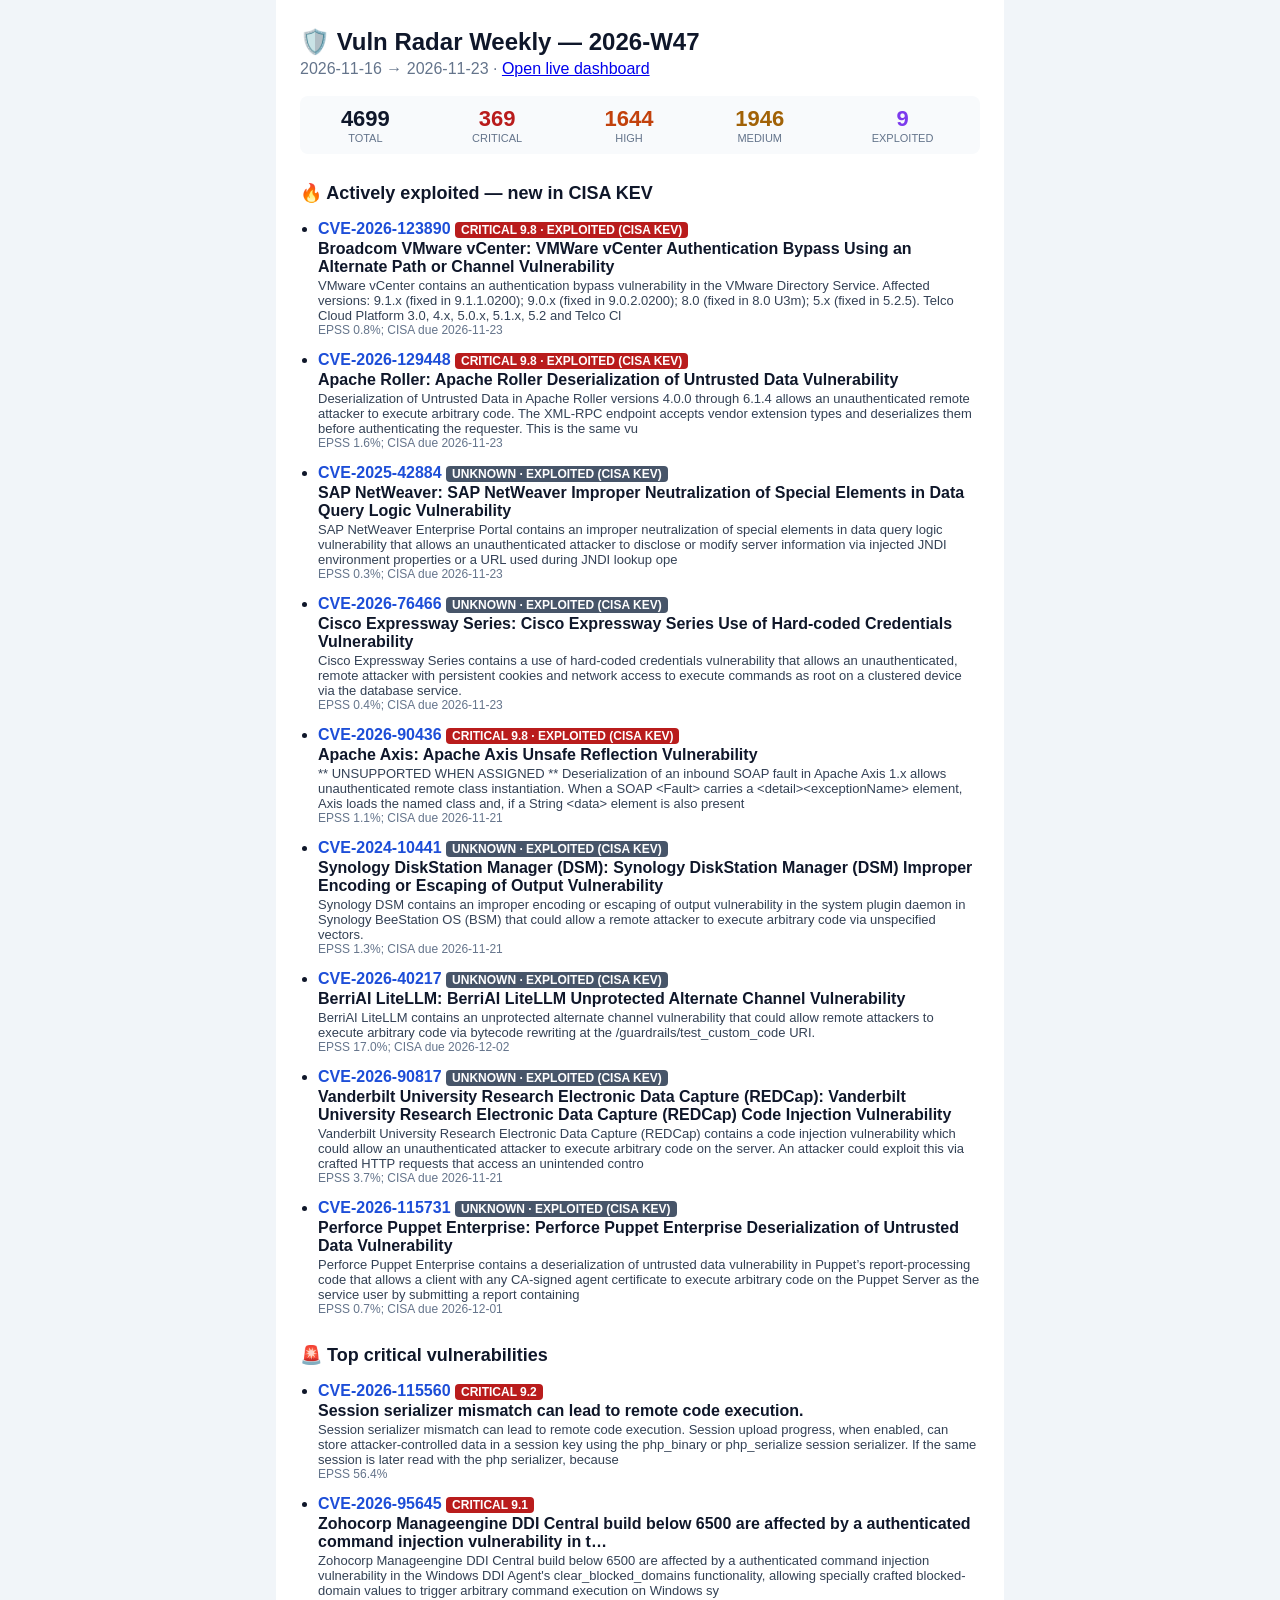
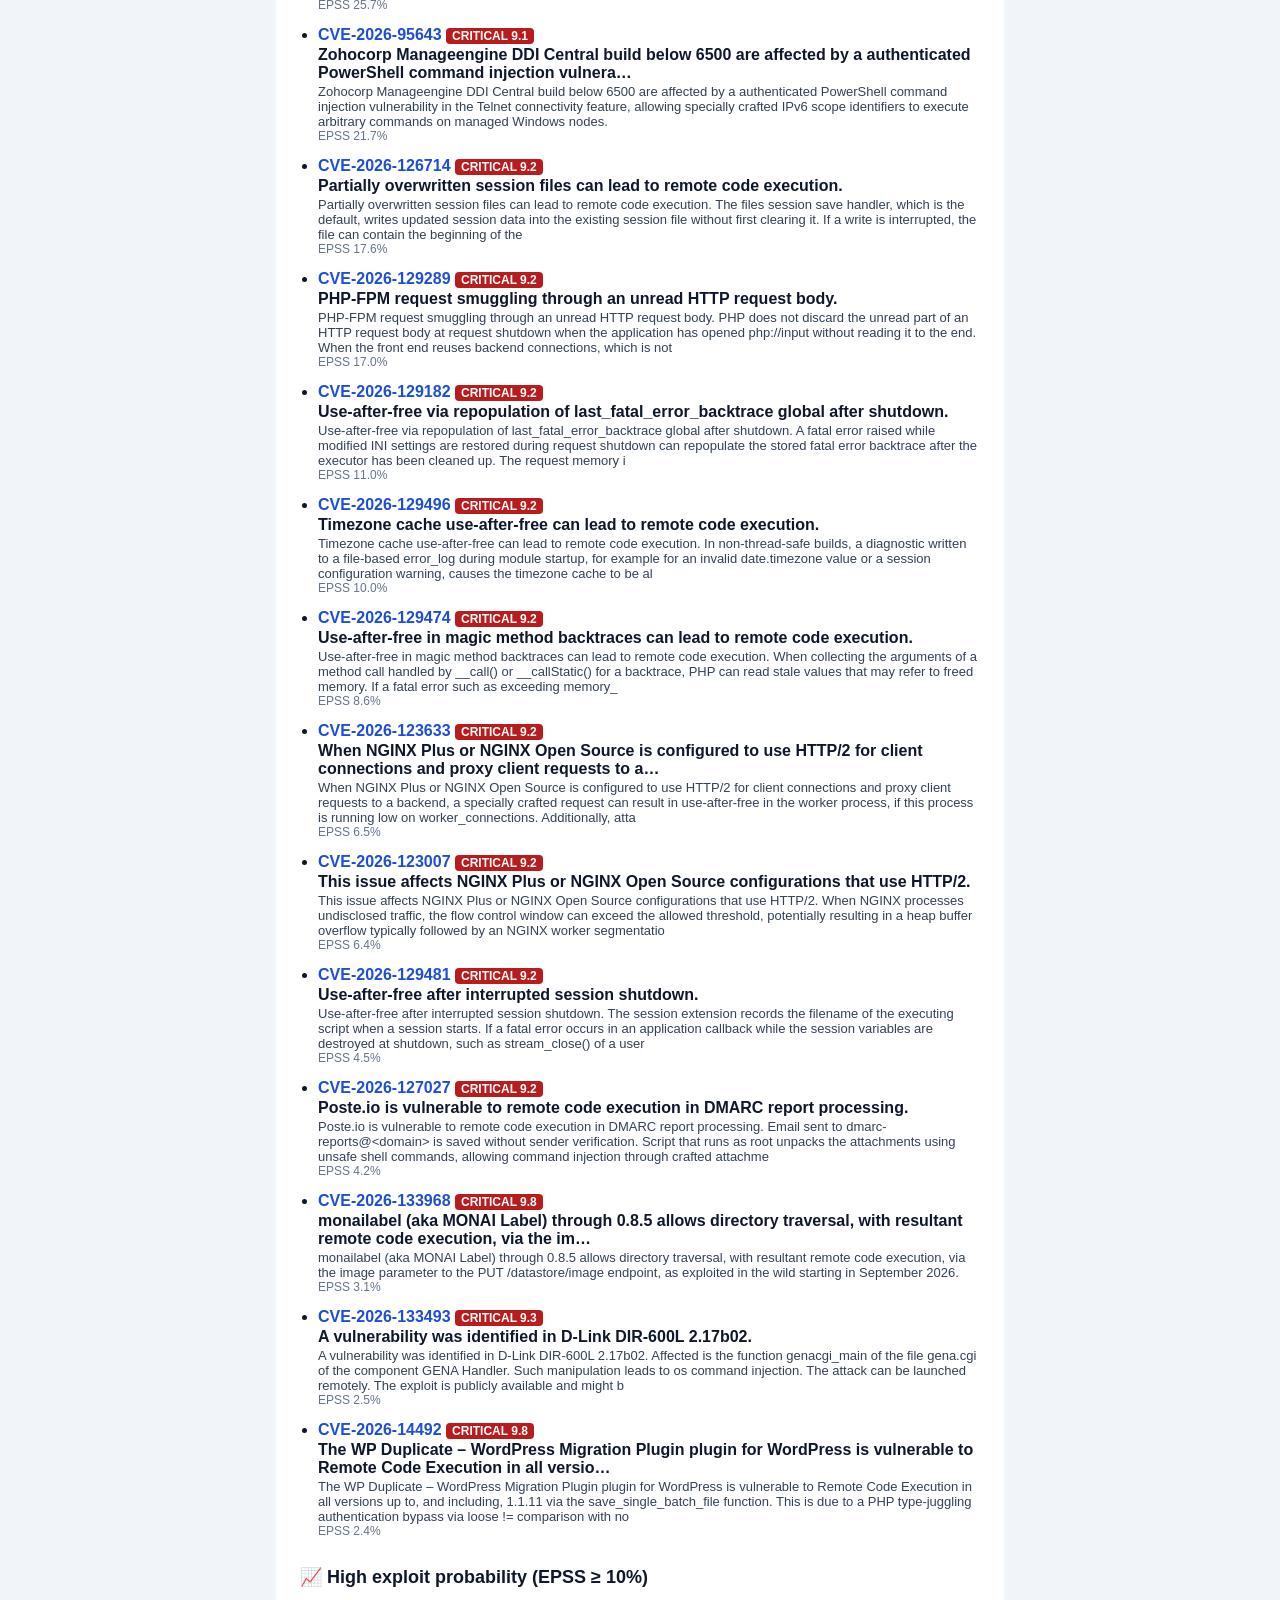
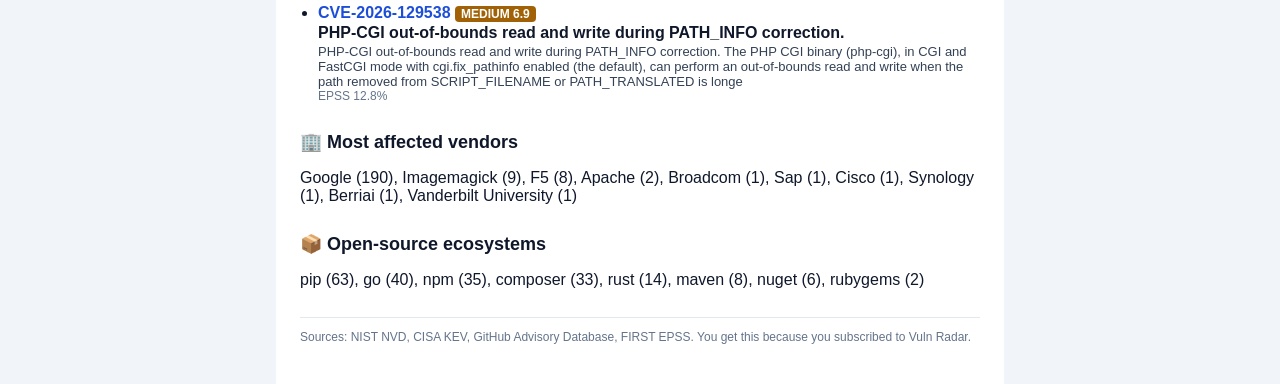
<file: newsletters/2026-W47.html>
<!doctype html><html><head><meta charset="utf-8"><meta name="viewport" content="width=device-width,initial-scale=1"><title>Vuln Radar Weekly 2026-W47</title></head><body style="margin:0;background:#f1f5f9;font-family:-apple-system,Segoe UI,Roboto,Helvetica,Arial,sans-serif;color:#0f172a"><div style="max-width:680px;margin:0 auto;background:#fff;padding:28px 24px"><h1 style="margin:0;font-size:24px">🛡️ Vuln Radar Weekly — 2026-W47</h1><p style="color:#64748b;margin:4px 0 18px">2026-11-16 → 2026-11-23 · <a href="https://ratsim-rabeson.github.io/vuln-radar/">Open live dashboard</a></p><table style="width:100%;border-collapse:collapse;background:#f8fafc;border-radius:8px"><tr><td style="padding:10px;text-align:center"><div style="font-size:22px;font-weight:800;color:#0f172a">4699</div><div style="font-size:11px;color:#64748b;text-transform:uppercase">Total</div></td><td style="padding:10px;text-align:center"><div style="font-size:22px;font-weight:800;color:#b91c1c">369</div><div style="font-size:11px;color:#64748b;text-transform:uppercase">Critical</div></td><td style="padding:10px;text-align:center"><div style="font-size:22px;font-weight:800;color:#c2410c">1644</div><div style="font-size:11px;color:#64748b;text-transform:uppercase">High</div></td><td style="padding:10px;text-align:center"><div style="font-size:22px;font-weight:800;color:#a16207">1946</div><div style="font-size:11px;color:#64748b;text-transform:uppercase">Medium</div></td><td style="padding:10px;text-align:center"><div style="font-size:22px;font-weight:800;color:#7c3aed">9</div><div style="font-size:11px;color:#64748b;text-transform:uppercase">Exploited</div></td></tr></table><h2 style="font-size:18px;margin:28px 0 10px">🔥 Actively exploited — new in CISA KEV</h2><ul style="padding-left:18px"><li style="margin:0 0 14px"><a href="https://nvd.nist.gov/vuln/detail/CVE-2026-123890" style="font-weight:700;color:#1d4ed8;text-decoration:none">CVE-2026-123890</a> <span style="background:#b91c1c;color:#fff;border-radius:4px;padding:1px 6px;font-size:12px;font-weight:600">CRITICAL 9.8 · EXPLOITED (CISA KEV)</span><div style="font-weight:600;margin:2px 0">Broadcom VMware vCenter: VMWare vCenter Authentication Bypass Using an Alternate Path or Channel Vulnerability</div><div style="color:#334155;font-size:13px">VMware vCenter contains an authentication bypass vulnerability in the VMware Directory Service.
Affected versions: 9.1.x (fixed in 9.1.1.0200); 9.0.x (fixed in 9.0.2.0200); 8.0 (fixed in 8.0 U3m); 5.x (fixed in 5.2.5).
Telco Cloud Platform 3.0, 4.x, 5.0.x, 5.1.x, 5.2 and Telco Cl</div><div style="color:#64748b;font-size:12px">EPSS 0.8%; CISA due 2026-11-23</div></li><li style="margin:0 0 14px"><a href="https://nvd.nist.gov/vuln/detail/CVE-2026-129448" style="font-weight:700;color:#1d4ed8;text-decoration:none">CVE-2026-129448</a> <span style="background:#b91c1c;color:#fff;border-radius:4px;padding:1px 6px;font-size:12px;font-weight:600">CRITICAL 9.8 · EXPLOITED (CISA KEV)</span><div style="font-weight:600;margin:2px 0">Apache Roller: Apache Roller Deserialization of Untrusted Data Vulnerability</div><div style="color:#334155;font-size:13px">Deserialization of Untrusted Data in Apache Roller versions 4.0.0 through 6.1.4 allows an unauthenticated remote attacker to execute arbitrary code. The XML-RPC endpoint accepts vendor extension types and deserializes them before authenticating the requester.

This is the same vu</div><div style="color:#64748b;font-size:12px">EPSS 1.6%; CISA due 2026-11-23</div></li><li style="margin:0 0 14px"><a href="https://nvd.nist.gov/vuln/detail/CVE-2025-42884" style="font-weight:700;color:#1d4ed8;text-decoration:none">CVE-2025-42884</a> <span style="background:#475569;color:#fff;border-radius:4px;padding:1px 6px;font-size:12px;font-weight:600">UNKNOWN · EXPLOITED (CISA KEV)</span><div style="font-weight:600;margin:2px 0">SAP NetWeaver: SAP NetWeaver Improper Neutralization of Special Elements in Data Query Logic Vulnerability</div><div style="color:#334155;font-size:13px">SAP NetWeaver Enterprise Portal contains an improper neutralization of special elements in data query logic vulnerability that allows an unauthenticated attacker to disclose or modify server information via injected JNDI environment properties or a URL used during JNDI lookup ope</div><div style="color:#64748b;font-size:12px">EPSS 0.3%; CISA due 2026-11-23</div></li><li style="margin:0 0 14px"><a href="https://nvd.nist.gov/vuln/detail/CVE-2026-76466" style="font-weight:700;color:#1d4ed8;text-decoration:none">CVE-2026-76466</a> <span style="background:#475569;color:#fff;border-radius:4px;padding:1px 6px;font-size:12px;font-weight:600">UNKNOWN · EXPLOITED (CISA KEV)</span><div style="font-weight:600;margin:2px 0">Cisco Expressway Series: Cisco Expressway Series Use of Hard-coded Credentials Vulnerability</div><div style="color:#334155;font-size:13px">Cisco Expressway Series contains a use of hard-coded credentials vulnerability that allows an unauthenticated, remote attacker with persistent cookies and network access to execute commands as root on a clustered device via the database service.</div><div style="color:#64748b;font-size:12px">EPSS 0.4%; CISA due 2026-11-23</div></li><li style="margin:0 0 14px"><a href="https://nvd.nist.gov/vuln/detail/CVE-2026-90436" style="font-weight:700;color:#1d4ed8;text-decoration:none">CVE-2026-90436</a> <span style="background:#b91c1c;color:#fff;border-radius:4px;padding:1px 6px;font-size:12px;font-weight:600">CRITICAL 9.8 · EXPLOITED (CISA KEV)</span><div style="font-weight:600;margin:2px 0">Apache Axis: Apache Axis Unsafe Reflection Vulnerability</div><div style="color:#334155;font-size:13px">** UNSUPPORTED WHEN ASSIGNED ** Deserialization of an inbound SOAP fault in Apache Axis 1.x allows unauthenticated remote class instantiation. When a SOAP &lt;Fault&gt; carries a &lt;detail&gt;&lt;exceptionName&gt; element, Axis loads the named class and, if a String &lt;data&gt; element is also present</div><div style="color:#64748b;font-size:12px">EPSS 1.1%; CISA due 2026-11-21</div></li><li style="margin:0 0 14px"><a href="https://nvd.nist.gov/vuln/detail/CVE-2024-10441" style="font-weight:700;color:#1d4ed8;text-decoration:none">CVE-2024-10441</a> <span style="background:#475569;color:#fff;border-radius:4px;padding:1px 6px;font-size:12px;font-weight:600">UNKNOWN · EXPLOITED (CISA KEV)</span><div style="font-weight:600;margin:2px 0">Synology DiskStation Manager (DSM): Synology DiskStation Manager (DSM) Improper Encoding or Escaping of Output Vulnerability</div><div style="color:#334155;font-size:13px">Synology DSM contains an improper encoding or escaping of output vulnerability in the system plugin daemon in Synology BeeStation OS (BSM) that could allow a remote attacker to execute arbitrary code via unspecified vectors.</div><div style="color:#64748b;font-size:12px">EPSS 1.3%; CISA due 2026-11-21</div></li><li style="margin:0 0 14px"><a href="https://nvd.nist.gov/vuln/detail/CVE-2026-40217" style="font-weight:700;color:#1d4ed8;text-decoration:none">CVE-2026-40217</a> <span style="background:#475569;color:#fff;border-radius:4px;padding:1px 6px;font-size:12px;font-weight:600">UNKNOWN · EXPLOITED (CISA KEV)</span><div style="font-weight:600;margin:2px 0">BerriAI LiteLLM: BerriAI LiteLLM Unprotected Alternate Channel Vulnerability</div><div style="color:#334155;font-size:13px">BerriAI LiteLLM contains an unprotected alternate channel vulnerability that could allow remote attackers to execute arbitrary code via bytecode rewriting at the /guardrails/test_custom_code URI.</div><div style="color:#64748b;font-size:12px">EPSS 17.0%; CISA due 2026-12-02</div></li><li style="margin:0 0 14px"><a href="https://nvd.nist.gov/vuln/detail/CVE-2026-90817" style="font-weight:700;color:#1d4ed8;text-decoration:none">CVE-2026-90817</a> <span style="background:#475569;color:#fff;border-radius:4px;padding:1px 6px;font-size:12px;font-weight:600">UNKNOWN · EXPLOITED (CISA KEV)</span><div style="font-weight:600;margin:2px 0">Vanderbilt University Research Electronic Data Capture (REDCap): Vanderbilt University Research Electronic Data Capture (REDCap) Code Injection Vulnerability</div><div style="color:#334155;font-size:13px">Vanderbilt University Research Electronic Data Capture (REDCap) contains a code injection vulnerability which could allow an unauthenticated attacker to execute arbitrary code on the server. An attacker could exploit this via crafted HTTP requests that access an unintended contro</div><div style="color:#64748b;font-size:12px">EPSS 3.7%; CISA due 2026-11-21</div></li><li style="margin:0 0 14px"><a href="https://nvd.nist.gov/vuln/detail/CVE-2026-115731" style="font-weight:700;color:#1d4ed8;text-decoration:none">CVE-2026-115731</a> <span style="background:#475569;color:#fff;border-radius:4px;padding:1px 6px;font-size:12px;font-weight:600">UNKNOWN · EXPLOITED (CISA KEV)</span><div style="font-weight:600;margin:2px 0">Perforce Puppet Enterprise: Perforce Puppet Enterprise Deserialization of Untrusted Data Vulnerability</div><div style="color:#334155;font-size:13px">Perforce Puppet Enterprise contains a deserialization of untrusted data vulnerability in Puppet’s report-processing code that allows a client with any CA-signed agent certificate to execute arbitrary code on the Puppet Server as the service user by submitting a report containing </div><div style="color:#64748b;font-size:12px">EPSS 0.7%; CISA due 2026-12-01</div></li></ul><h2 style="font-size:18px;margin:28px 0 10px">🚨 Top critical vulnerabilities</h2><ul style="padding-left:18px"><li style="margin:0 0 14px"><a href="https://nvd.nist.gov/vuln/detail/CVE-2026-115560" style="font-weight:700;color:#1d4ed8;text-decoration:none">CVE-2026-115560</a> <span style="background:#b91c1c;color:#fff;border-radius:4px;padding:1px 6px;font-size:12px;font-weight:600">CRITICAL 9.2</span><div style="font-weight:600;margin:2px 0">Session serializer mismatch can lead to remote code execution.</div><div style="color:#334155;font-size:13px">Session serializer mismatch can lead to remote code execution.

Session upload progress, when enabled, can store attacker-controlled data in a session key using the php_binary or php_serialize session serializer. If the same session is later read with the php serializer, because </div><div style="color:#64748b;font-size:12px">EPSS 56.4%</div></li><li style="margin:0 0 14px"><a href="https://nvd.nist.gov/vuln/detail/CVE-2026-95645" style="font-weight:700;color:#1d4ed8;text-decoration:none">CVE-2026-95645</a> <span style="background:#b91c1c;color:#fff;border-radius:4px;padding:1px 6px;font-size:12px;font-weight:600">CRITICAL 9.1</span><div style="font-weight:600;margin:2px 0">Zohocorp Manageengine DDI Central build below 6500 are affected by a authenticated command injection vulnerability in t…</div><div style="color:#334155;font-size:13px">Zohocorp Manageengine DDI Central build below 6500 are affected by a authenticated command injection vulnerability in the Windows DDI Agent&#x27;s clear_blocked_domains functionality, allowing specially crafted blocked-domain values to trigger arbitrary command execution on Windows sy</div><div style="color:#64748b;font-size:12px">EPSS 25.7%</div></li><li style="margin:0 0 14px"><a href="https://nvd.nist.gov/vuln/detail/CVE-2026-95643" style="font-weight:700;color:#1d4ed8;text-decoration:none">CVE-2026-95643</a> <span style="background:#b91c1c;color:#fff;border-radius:4px;padding:1px 6px;font-size:12px;font-weight:600">CRITICAL 9.1</span><div style="font-weight:600;margin:2px 0">Zohocorp Manageengine DDI Central build below 6500 are affected by a authenticated PowerShell command injection vulnera…</div><div style="color:#334155;font-size:13px">Zohocorp Manageengine DDI Central build below 6500 are affected by a authenticated PowerShell command injection vulnerability in the Telnet connectivity feature, allowing specially crafted IPv6 scope identifiers to execute arbitrary commands on managed Windows nodes.</div><div style="color:#64748b;font-size:12px">EPSS 21.7%</div></li><li style="margin:0 0 14px"><a href="https://nvd.nist.gov/vuln/detail/CVE-2026-126714" style="font-weight:700;color:#1d4ed8;text-decoration:none">CVE-2026-126714</a> <span style="background:#b91c1c;color:#fff;border-radius:4px;padding:1px 6px;font-size:12px;font-weight:600">CRITICAL 9.2</span><div style="font-weight:600;margin:2px 0">Partially overwritten session files can lead to remote code execution.</div><div style="color:#334155;font-size:13px">Partially overwritten session files can lead to remote code execution.

The files session save handler, which is the default, writes updated session data into the existing session file without first clearing it. If a write is interrupted, the file can contain the beginning of the</div><div style="color:#64748b;font-size:12px">EPSS 17.6%</div></li><li style="margin:0 0 14px"><a href="https://nvd.nist.gov/vuln/detail/CVE-2026-129289" style="font-weight:700;color:#1d4ed8;text-decoration:none">CVE-2026-129289</a> <span style="background:#b91c1c;color:#fff;border-radius:4px;padding:1px 6px;font-size:12px;font-weight:600">CRITICAL 9.2</span><div style="font-weight:600;margin:2px 0">PHP-FPM request smuggling through an unread HTTP request body.</div><div style="color:#334155;font-size:13px">PHP-FPM request smuggling through an unread HTTP request body.

PHP does not discard the unread part of an HTTP request body at request shutdown when the application has opened php://input without reading it to the end. When the front end reuses backend connections, which is not </div><div style="color:#64748b;font-size:12px">EPSS 17.0%</div></li><li style="margin:0 0 14px"><a href="https://nvd.nist.gov/vuln/detail/CVE-2026-129182" style="font-weight:700;color:#1d4ed8;text-decoration:none">CVE-2026-129182</a> <span style="background:#b91c1c;color:#fff;border-radius:4px;padding:1px 6px;font-size:12px;font-weight:600">CRITICAL 9.2</span><div style="font-weight:600;margin:2px 0">Use-after-free via repopulation of last_fatal_error_backtrace global after shutdown.</div><div style="color:#334155;font-size:13px">Use-after-free via repopulation of last_fatal_error_backtrace global after shutdown.

A fatal error raised while modified INI settings are restored during request shutdown can repopulate the stored fatal error backtrace after the executor has been cleaned up. The request memory i</div><div style="color:#64748b;font-size:12px">EPSS 11.0%</div></li><li style="margin:0 0 14px"><a href="https://nvd.nist.gov/vuln/detail/CVE-2026-129496" style="font-weight:700;color:#1d4ed8;text-decoration:none">CVE-2026-129496</a> <span style="background:#b91c1c;color:#fff;border-radius:4px;padding:1px 6px;font-size:12px;font-weight:600">CRITICAL 9.2</span><div style="font-weight:600;margin:2px 0">Timezone cache use-after-free can lead to remote code execution.</div><div style="color:#334155;font-size:13px">Timezone cache use-after-free can lead to remote code execution.

In non-thread-safe builds, a diagnostic written to a file-based error_log during module startup, for example for an invalid date.timezone value or a session configuration warning, causes the timezone cache to be al</div><div style="color:#64748b;font-size:12px">EPSS 10.0%</div></li><li style="margin:0 0 14px"><a href="https://nvd.nist.gov/vuln/detail/CVE-2026-129474" style="font-weight:700;color:#1d4ed8;text-decoration:none">CVE-2026-129474</a> <span style="background:#b91c1c;color:#fff;border-radius:4px;padding:1px 6px;font-size:12px;font-weight:600">CRITICAL 9.2</span><div style="font-weight:600;margin:2px 0">Use-after-free in magic method backtraces can lead to remote code execution.</div><div style="color:#334155;font-size:13px">Use-after-free in magic method backtraces can lead to remote code execution.

When collecting the arguments of a method call handled by __call() or __callStatic() for a backtrace, PHP can read stale values that may refer to freed memory. If a fatal error such as exceeding memory_</div><div style="color:#64748b;font-size:12px">EPSS 8.6%</div></li><li style="margin:0 0 14px"><a href="https://nvd.nist.gov/vuln/detail/CVE-2026-123633" style="font-weight:700;color:#1d4ed8;text-decoration:none">CVE-2026-123633</a> <span style="background:#b91c1c;color:#fff;border-radius:4px;padding:1px 6px;font-size:12px;font-weight:600">CRITICAL 9.2</span><div style="font-weight:600;margin:2px 0">When NGINX Plus or NGINX Open Source is configured to use HTTP/2 for client connections and proxy client requests to a…</div><div style="color:#334155;font-size:13px">When NGINX Plus or NGINX Open Source is configured to use HTTP/2 for client connections and proxy client requests to a backend, a specially crafted request can result in use-after-free in the worker process, if this process is running low on worker_connections. Additionally, atta</div><div style="color:#64748b;font-size:12px">EPSS 6.5%</div></li><li style="margin:0 0 14px"><a href="https://nvd.nist.gov/vuln/detail/CVE-2026-123007" style="font-weight:700;color:#1d4ed8;text-decoration:none">CVE-2026-123007</a> <span style="background:#b91c1c;color:#fff;border-radius:4px;padding:1px 6px;font-size:12px;font-weight:600">CRITICAL 9.2</span><div style="font-weight:600;margin:2px 0">This issue affects NGINX Plus or NGINX Open Source configurations that use HTTP/2.</div><div style="color:#334155;font-size:13px">This issue affects NGINX Plus or NGINX Open Source configurations that use HTTP/2. When NGINX processes undisclosed traffic, the flow control window can exceed the allowed threshold, potentially resulting in a heap buffer overflow typically followed by an NGINX worker segmentatio</div><div style="color:#64748b;font-size:12px">EPSS 6.4%</div></li><li style="margin:0 0 14px"><a href="https://nvd.nist.gov/vuln/detail/CVE-2026-129481" style="font-weight:700;color:#1d4ed8;text-decoration:none">CVE-2026-129481</a> <span style="background:#b91c1c;color:#fff;border-radius:4px;padding:1px 6px;font-size:12px;font-weight:600">CRITICAL 9.2</span><div style="font-weight:600;margin:2px 0">Use-after-free after interrupted session shutdown.</div><div style="color:#334155;font-size:13px">Use-after-free after interrupted session shutdown.

The session extension records the filename of the executing script when a session starts. If a fatal error occurs in an application callback while the session variables are destroyed at shutdown, such as stream_close() of a user</div><div style="color:#64748b;font-size:12px">EPSS 4.5%</div></li><li style="margin:0 0 14px"><a href="https://nvd.nist.gov/vuln/detail/CVE-2026-127027" style="font-weight:700;color:#1d4ed8;text-decoration:none">CVE-2026-127027</a> <span style="background:#b91c1c;color:#fff;border-radius:4px;padding:1px 6px;font-size:12px;font-weight:600">CRITICAL 9.2</span><div style="font-weight:600;margin:2px 0">Poste.io is vulnerable to remote code execution in DMARC report processing.</div><div style="color:#334155;font-size:13px">Poste.io is vulnerable to remote code execution in DMARC report processing. Email sent to dmarc-reports@&lt;domain&gt; is saved without sender verification. Script that runs as root unpacks the attachments using unsafe shell commands, allowing command injection through crafted attachme</div><div style="color:#64748b;font-size:12px">EPSS 4.2%</div></li><li style="margin:0 0 14px"><a href="https://nvd.nist.gov/vuln/detail/CVE-2026-133968" style="font-weight:700;color:#1d4ed8;text-decoration:none">CVE-2026-133968</a> <span style="background:#b91c1c;color:#fff;border-radius:4px;padding:1px 6px;font-size:12px;font-weight:600">CRITICAL 9.8</span><div style="font-weight:600;margin:2px 0">monailabel (aka MONAI Label) through 0.8.5 allows directory traversal, with resultant remote code execution, via the im…</div><div style="color:#334155;font-size:13px">monailabel (aka MONAI Label) through 0.8.5 allows directory traversal, with resultant remote code execution, via the image parameter to the PUT /datastore/image endpoint, as exploited in the wild starting in September 2026.</div><div style="color:#64748b;font-size:12px">EPSS 3.1%</div></li><li style="margin:0 0 14px"><a href="https://nvd.nist.gov/vuln/detail/CVE-2026-133493" style="font-weight:700;color:#1d4ed8;text-decoration:none">CVE-2026-133493</a> <span style="background:#b91c1c;color:#fff;border-radius:4px;padding:1px 6px;font-size:12px;font-weight:600">CRITICAL 9.3</span><div style="font-weight:600;margin:2px 0">A vulnerability was identified in D-Link DIR-600L 2.17b02.</div><div style="color:#334155;font-size:13px">A vulnerability was identified in D-Link DIR-600L 2.17b02. Affected is the function genacgi_main of the file gena.cgi of the component GENA Handler. Such manipulation leads to os command injection. The attack can be launched remotely. The exploit is publicly available and might b</div><div style="color:#64748b;font-size:12px">EPSS 2.5%</div></li><li style="margin:0 0 14px"><a href="https://nvd.nist.gov/vuln/detail/CVE-2026-14492" style="font-weight:700;color:#1d4ed8;text-decoration:none">CVE-2026-14492</a> <span style="background:#b91c1c;color:#fff;border-radius:4px;padding:1px 6px;font-size:12px;font-weight:600">CRITICAL 9.8</span><div style="font-weight:600;margin:2px 0">The WP Duplicate – WordPress Migration Plugin plugin for WordPress is vulnerable to Remote Code Execution in all versio…</div><div style="color:#334155;font-size:13px">The WP Duplicate – WordPress Migration Plugin plugin for WordPress is vulnerable to Remote Code Execution in all versions up to, and including, 1.1.11 via the save_single_batch_file function. This is due to a PHP type-juggling authentication bypass via loose != comparison with no</div><div style="color:#64748b;font-size:12px">EPSS 2.4%</div></li></ul><h2 style="font-size:18px;margin:28px 0 10px">📈 High exploit probability (EPSS ≥ 10%)</h2><ul style="padding-left:18px"><li style="margin:0 0 14px"><a href="https://nvd.nist.gov/vuln/detail/CVE-2026-129538" style="font-weight:700;color:#1d4ed8;text-decoration:none">CVE-2026-129538</a> <span style="background:#a16207;color:#fff;border-radius:4px;padding:1px 6px;font-size:12px;font-weight:600">MEDIUM 6.9</span><div style="font-weight:600;margin:2px 0">PHP-CGI out-of-bounds read and write during PATH_INFO correction.</div><div style="color:#334155;font-size:13px">PHP-CGI out-of-bounds read and write during PATH_INFO correction.

The PHP CGI binary (php-cgi), in CGI and FastCGI mode with cgi.fix_pathinfo enabled (the default), can perform an out-of-bounds read and write when the path removed from SCRIPT_FILENAME or PATH_TRANSLATED is longe</div><div style="color:#64748b;font-size:12px">EPSS 12.8%</div></li></ul><h2 style="font-size:18px;margin:28px 0 10px">🏢 Most affected vendors</h2><p>Google (190), Imagemagick (9), F5 (8), Apache (2), Broadcom (1), Sap (1), Cisco (1), Synology (1), Berriai (1), Vanderbilt University (1)</p><h2 style="font-size:18px;margin:28px 0 10px">📦 Open-source ecosystems</h2><p>pip (63), go (40), npm (35), composer (33), rust (14), maven (8), nuget (6), rubygems (2)</p><hr style="border:none;border-top:1px solid #e2e8f0;margin:28px 0 12px"><p style="font-size:12px;color:#64748b">Sources: NIST NVD, CISA KEV, GitHub Advisory Database, FIRST EPSS. You get this because you subscribed to Vuln Radar.</p></div></body></html>
</file>
